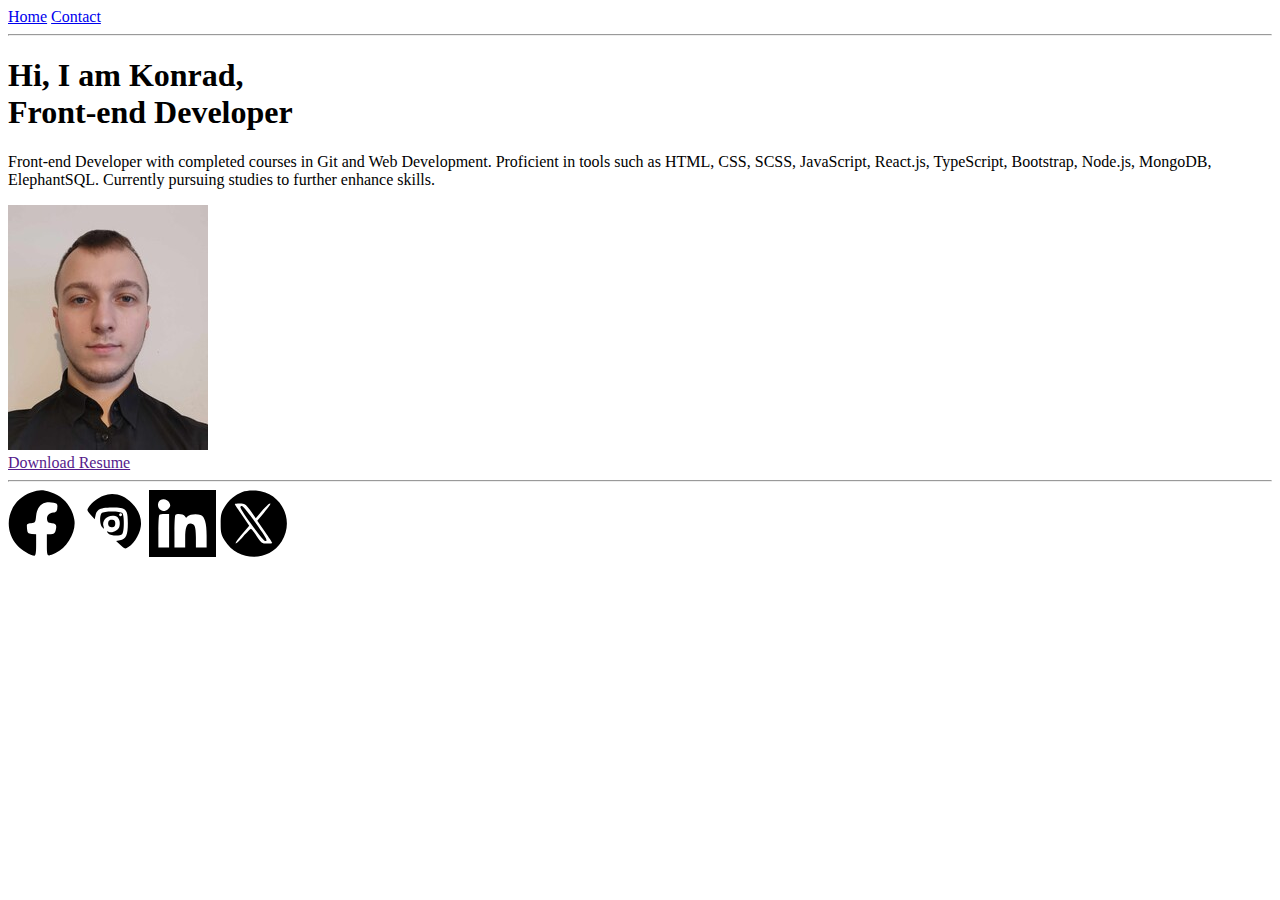
<file: homeworks/03-html-basics/index.html>
<!DOCTYPE html>
<html lang="en">
<head>
    <meta charset="UTF-8">
    <meta name="viewport" content="width=device-width, initial-scale=1.0">
    <title>Home</title>
</head>
<body>
        <nav>
            <a href="./index.html">Home</a>
            <a href="./contact.html">Contact</a>
            <hr>
        </nav>
        <main>
            <h1> Hi, I am Konrad,<br>
                Front-end Developer </h1>
            <p>
                Front-end Developer with completed
                courses in Git and Web Development.
                Proficient in tools such as HTML, CSS,
                SCSS, JavaScript, React.js, TypeScript,
                Bootstrap, Node.js, MongoDB,
                ElephantSQL. Currently pursuing
                studies to further enhance skills.
            </p>
            <img src="./img/portret.jpg" alt="Profile Picture"><br>
            <a href="">Download Resume</a>
        </main>
        <footer><hr>
            <a href="http://www.facebook.com"><img src="./img/fb.svg" alt="facebook icon"></a>
            <a href="http://www.instagram.com"><img src="./img/ig.svg" alt="instagram icon"></a>
            <a href="http://www.linkedin.com"><img src="./img/in.svg" alt="linkedin icon"></a>
            <a href="http://www.twitter.com"><img src="./img/x.svg" alt="twitter icon"></a>
        </footer>
</body>
</html>
</file>
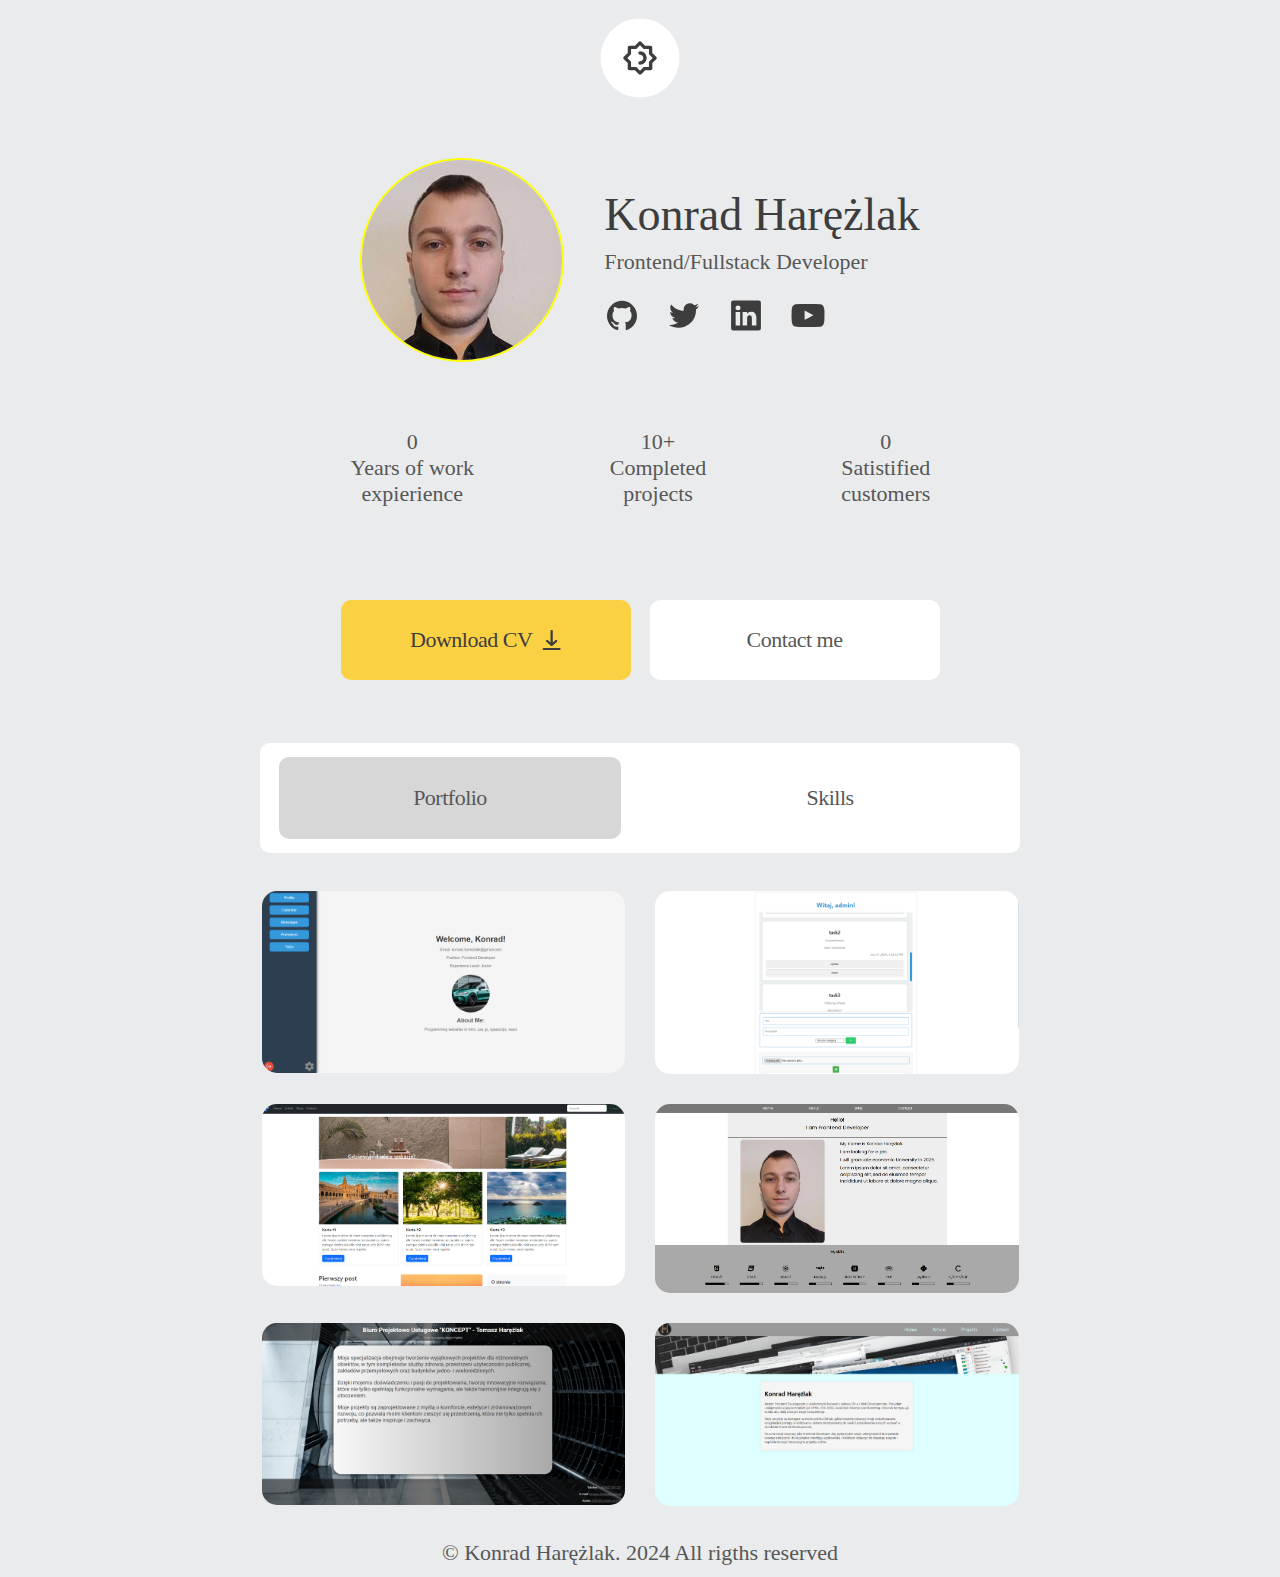
<file: homeworks/04-css/index.html>
<!DOCTYPE html>
<html lang="en">
  <head>
    <meta charset="UTF-8" />
    <meta name="viewport" content="width=device-width, initial-scale=1.0" />
    <title>Portfolio</title>
    <link rel="stylesheet" href="./styles.css" />
  </head>
  <body>
    <header>
      <button class="header__theme-button">
        <svg
          class="header__theme-button-svg"
          viewBox="0 0 80 80"
          fill="none"
          xmlns="http://www.w3.org/2000/svg"
        >
          <path
            d="M79.5 40C79.5 61.8153 61.8153 79.5 40 79.5C18.1848 79.5 0.5 61.8153 0.5 40C0.5 18.1848 18.1848 0.5 40 0.5C61.8153 0.5 79.5 18.1848 79.5 40Z"
          />
          <path
            d="M40 33.3333C39.558 33.3333 39.1341 33.5089 38.8215 33.8215C38.5089 34.134 38.3333 34.558 38.3333 35C38.3333 35.442 38.5089 35.8659 38.8215 36.1785C39.1341 36.4911 39.558 36.6667 40 36.6667C40.8841 36.6667 41.7319 37.0179 42.357 37.643C42.9821 38.2681 43.3333 39.1159 43.3333 40C43.3333 40.8841 42.9821 41.7319 42.357 42.357C41.7319 42.9821 40.8841 43.3333 40 43.3333C39.558 43.3333 39.1341 43.5089 38.8215 43.8215C38.5089 44.134 38.3333 44.558 38.3333 45C38.3333 45.442 38.5089 45.8659 38.8215 46.1785C39.1341 46.4911 39.558 46.6667 40 46.6667C41.7681 46.6667 43.4638 45.9643 44.714 44.714C45.9643 43.4638 46.6667 41.7681 46.6667 40C46.6667 38.2319 45.9643 36.5362 44.714 35.286C43.4638 34.0357 41.7681 33.3333 40 33.3333ZM56.1833 38.8167L52.2667 35V29.4C52.2667 28.958 52.0911 28.534 51.7785 28.2215C51.466 27.9089 51.042 27.7333 50.6 27.7333H45.0833L41.1833 23.8167C41.0284 23.6605 40.8441 23.5365 40.641 23.4518C40.4379 23.3672 40.22 23.3237 40 23.3237C39.78 23.3237 39.5621 23.3672 39.359 23.4518C39.1559 23.5365 38.9716 23.6605 38.8167 23.8167L35 27.7333H29.4C28.958 27.7333 28.534 27.9089 28.2215 28.2215C27.9089 28.534 27.7333 28.958 27.7333 29.4V35L23.8167 38.8167C23.6605 38.9716 23.5365 39.1559 23.4518 39.359C23.3672 39.5621 23.3237 39.78 23.3237 40C23.3237 40.22 23.3672 40.4379 23.4518 40.641C23.5365 40.8441 23.6605 41.0284 23.8167 41.1833L27.7333 45.0833V50.6C27.7333 51.042 27.9089 51.4659 28.2215 51.7785C28.534 52.0911 28.958 52.2667 29.4 52.2667H35L38.9 56.1833C39.0549 56.3395 39.2393 56.4635 39.4424 56.5481C39.6455 56.6328 39.8633 56.6763 40.0833 56.6763C40.3034 56.6763 40.5212 56.6328 40.7243 56.5481C40.9274 56.4635 41.1117 56.3395 41.2667 56.1833L45.1667 52.2667H50.6833C51.1254 52.2667 51.5493 52.0911 51.8618 51.7785C52.1744 51.4659 52.35 51.042 52.35 50.6V45.0833L56.2667 41.1833C56.4176 41.023 56.5352 40.8343 56.6127 40.6282C56.6902 40.4221 56.7262 40.2027 56.7184 39.9826C56.7107 39.7626 56.6594 39.5462 56.5676 39.3461C56.4757 39.146 56.3451 38.966 56.1833 38.8167ZM49.4333 43.2167C49.2759 43.371 49.1506 43.5551 49.0647 43.7582C48.9789 43.9613 48.9343 44.1795 48.9333 44.4V48.9333H44.4C44.1795 48.9342 43.9613 48.9789 43.7582 49.0647C43.5551 49.1506 43.371 49.2759 43.2167 49.4333L40 52.65L36.7833 49.4333C36.629 49.2759 36.4449 49.1506 36.2418 49.0647C36.0387 48.9789 35.8205 48.9342 35.6 48.9333H31.0667V44.4C31.0658 44.1795 31.0211 43.9613 30.9353 43.7582C30.8494 43.5551 30.7241 43.371 30.5667 43.2167L27.35 40L30.5667 36.7833C30.7241 36.629 30.8494 36.4449 30.9353 36.2418C31.0211 36.0386 31.0658 35.8205 31.0667 35.6V31.0667H35.6C35.8205 31.0658 36.0387 31.0211 36.2418 30.9353C36.4449 30.8494 36.629 30.7241 36.7833 30.5667L40 27.35L43.2167 30.5667C43.371 30.7241 43.5551 30.8494 43.7582 30.9353C43.9613 31.0211 44.1795 31.0658 44.4 31.0667H48.9333V35.6C48.9343 35.8205 48.9789 36.0386 49.0647 36.2418C49.1506 36.4449 49.2759 36.629 49.4333 36.7833L52.65 40L49.4333 43.2167Z"
            fill="red"
          />
        </svg>
      </button>
      <section class="profile-container">
        <div class="profile-container__img">
          <img src="./img/portret.jpg" alt="portret" />
        </div>

        <div class="profile-container__details">
          <p class="profile-container__details__name">Konrad Harężlak</p>
          <p class="profile-container__details__position">
            Frontend/Fullstack Developer
          </p>
          <div class="profile-container__details__icons">
            <a
              class="profile-container__details__icons-link"
              href="https://github.com/konrad-harezlak"
            >
              <svg
                class="profile-container__details__icons-svg"
                viewBox="0 0 36 37"
                fill="none"
                xmlns="http://www.w3.org/2000/svg"
              >
                <path
                  class="profile-container__details__icons-icon"
                  d="M18 3.87005C14.4383 3.8702 10.9927 5.13772 8.27999 7.44582C5.56724 9.75392 3.76429 12.952 3.19374 16.4678C2.62319 19.9836 3.32227 23.5877 5.16589 26.6352C7.00951 29.6827 9.87737 31.9748 13.2563 33.1013C14.0063 33.2326 14.2876 32.7826 14.2876 32.3888C14.2876 32.0325 14.2688 30.8513 14.2688 29.595C10.5 30.2888 9.52504 28.6763 9.22504 27.8326C8.89216 27.012 8.36445 26.2848 7.68754 25.7138C7.16254 25.4325 6.41254 24.7388 7.66878 24.7201C8.14846 24.7721 8.60852 24.939 9.00999 25.2067C9.41145 25.4743 9.74249 25.8348 9.97504 26.2575C10.1802 26.6261 10.4561 26.9505 10.7868 27.2123C11.1176 27.474 11.4968 27.6679 11.9026 27.7829C12.3084 27.8979 12.733 27.9316 13.1519 27.8822C13.5708 27.8328 13.9758 27.7012 14.3438 27.495C14.4087 26.7325 14.7486 26.0195 15.3 25.4888C11.9625 25.1138 8.47504 23.82 8.47504 18.0826C8.45396 16.5918 9.00407 15.1495 10.0125 14.0513C9.55396 12.7557 9.60762 11.3338 10.1625 10.0763C10.1625 10.0763 11.4187 9.68258 14.2875 11.6138C16.742 10.9388 19.3331 10.9388 21.7875 11.6138C24.6563 9.66384 25.9125 10.0763 25.9125 10.0763C26.4675 11.3338 26.5212 12.7557 26.0625 14.0513C27.0741 15.1476 27.6246 16.5912 27.6 18.0826C27.6 23.8388 24.0938 25.1138 20.7563 25.4888C21.1143 25.8517 21.39 26.2873 21.5647 26.7661C21.7394 27.2449 21.809 27.7557 21.7688 28.2638C21.7688 30.2701 21.75 31.8826 21.75 32.3888C21.75 32.7826 22.0313 33.2513 22.7813 33.1013C26.1543 31.9656 29.0139 29.6682 30.8497 26.6191C32.6854 23.57 33.3779 19.9678 32.8034 16.4554C32.2289 12.943 30.4248 9.74911 27.7132 7.44381C25.0017 5.13852 21.5591 3.8719 18 3.87005Z"
                  fill="#A3ABB2"
                />
              </svg>
            </a>

            <a
              class="profile-container__details__icons-link"
              href="https://twitter.com"
              ><svg
                class="profile-container__details__icons-svg"
                viewBox="0 0 36 37"
                fill="none"
                xmlns="http://www.w3.org/2000/svg"
              >
                <path
                  class="profile-container__details__icons-icon"
                  d="M33 9.2C31.8725 9.68914 30.6801 10.0125 29.46 10.16C30.7473 9.39098 31.7119 8.18118 32.175 6.755C30.9653 7.4751 29.6411 7.98245 28.26 8.255C27.3368 7.25386 26.1075 6.58745 24.7647 6.36028C23.422 6.13311 22.0418 6.35804 20.8407 6.99979C19.6396 7.64153 18.6854 8.6638 18.1279 9.90626C17.5703 11.1487 17.4409 12.5411 17.76 13.865C15.3141 13.7413 12.9217 13.1044 10.738 11.9958C8.5543 10.8872 6.62827 9.33154 5.085 7.43C4.54371 8.37525 4.25928 9.44574 4.26 10.535C4.25808 11.5466 4.50633 12.5429 4.98263 13.4353C5.45894 14.3278 6.14853 15.0886 6.99 15.65C6.01197 15.6234 5.05483 15.3609 4.2 14.885V14.96C4.20733 16.3773 4.70399 17.7486 5.60597 18.8419C6.50795 19.9353 7.75988 20.6835 9.15 20.96C8.61488 21.1229 8.05931 21.2087 7.5 21.215C7.11284 21.2105 6.72663 21.1754 6.345 21.11C6.74086 22.3292 7.50693 23.3947 8.53661 24.1582C9.56629 24.9218 10.8084 25.3453 12.09 25.37C9.9258 27.0729 7.25383 28.0023 4.5 28.01C3.9986 28.0116 3.4976 27.9816 3 27.92C5.81164 29.7354 9.08822 30.6991 12.435 30.695C14.7445 30.719 17.0357 30.2825 19.1747 29.4111C21.3136 28.5397 23.2575 27.2508 24.8928 25.6197C26.5281 23.9887 27.8219 22.0481 28.6988 19.9114C29.5757 17.7746 30.0181 15.4846 30 13.175C30 12.92 30 12.65 30 12.38C31.177 11.5022 32.1922 10.4261 33 9.2Z"
                  fill="#A3ABB2"
                />
              </svg>
            </a>

            <a
              class="profile-container__details__icons-link"
              href="https://www.linkedin.com/in/konradharezlak/"
            >
              <svg
                class="profile-container__details__icons-svg"
                viewBox="0 0 36 37"
                fill="none"
                xmlns="http://www.w3.org/2000/svg"
              >
                <path
                  class="profile-container__details__icons-icon"
                  d="M30.705 3.5H5.29497C5.00933 3.49603 4.72572 3.54837 4.46031 3.65402C4.19491 3.75968 3.95292 3.91658 3.74816 4.11576C3.5434 4.31495 3.37989 4.55252 3.26695 4.81491C3.15402 5.0773 3.09388 5.35936 3.08997 5.645V31.355C3.09388 31.6406 3.15402 31.9227 3.26695 32.1851C3.37989 32.4475 3.5434 32.685 3.74816 32.8842C3.95292 33.0834 4.19491 33.2403 4.46031 33.346C4.72572 33.4516 5.00933 33.504 5.29497 33.5H30.705C30.9906 33.504 31.2742 33.4516 31.5396 33.346C31.805 33.2403 32.047 33.0834 32.2518 32.8842C32.4565 32.685 32.62 32.4475 32.733 32.1851C32.8459 31.9227 32.9061 31.6406 32.91 31.355V5.645C32.9061 5.35936 32.8459 5.0773 32.733 4.81491C32.62 4.55252 32.4565 4.31495 32.2518 4.11576C32.047 3.91658 31.805 3.75968 31.5396 3.65402C31.2742 3.54837 30.9906 3.49603 30.705 3.5ZM12.135 28.61H7.63497V15.11H12.135V28.61ZM9.88497 13.22C9.26436 13.22 8.66917 12.9735 8.23034 12.5346C7.7915 12.0958 7.54497 11.5006 7.54497 10.88C7.54497 10.2594 7.7915 9.6642 8.23034 9.22537C8.66917 8.78653 9.26436 8.54 9.88497 8.54C10.2145 8.50262 10.5482 8.53528 10.8643 8.63582C11.1803 8.73636 11.4716 8.90253 11.719 9.12344C11.9663 9.34435 12.1643 9.61501 12.2998 9.91772C12.4353 10.2204 12.5053 10.5483 12.5053 10.88C12.5053 11.2117 12.4353 11.5396 12.2998 11.8423C12.1643 12.145 11.9663 12.4156 11.719 12.6366C11.4716 12.8575 11.1803 13.0236 10.8643 13.1242C10.5482 13.2247 10.2145 13.2574 9.88497 13.22ZM28.365 28.61H23.865V21.365C23.865 19.55 23.22 18.365 21.585 18.365C21.079 18.3687 20.5862 18.5274 20.1732 18.8198C19.7602 19.1121 19.4467 19.524 19.275 20C19.1576 20.3526 19.1067 20.7239 19.125 21.095V28.595H14.625C14.625 28.595 14.625 16.325 14.625 15.095H19.125V17C19.5338 16.2907 20.1283 15.7063 20.8446 15.3098C21.5609 14.9133 22.3718 14.7198 23.19 14.75C26.19 14.75 28.365 16.685 28.365 20.84V28.61Z"
                  fill="#A3ABB2"
                />
              </svg>
            </a>

            <a
              class="profile-container__details__icons-link"
              href="https://youtube.com"
              ><svg
                class="profile-container__details__icons-svg"
                viewBox="0 0 36 37"
                fill="none"
                xmlns="http://www.w3.org/2000/svg"
              >
                <path
                  class="profile-container__details__icons-icon"
                  d="M34.5 15.065C34.5742 12.918 34.1046 10.787 33.135 8.87C32.4771 8.0834 31.5641 7.55256 30.555 7.37C26.3813 6.99129 22.1903 6.83607 18 6.905C13.825 6.83294 9.64907 6.98315 5.49 7.355C4.66773 7.50457 3.90678 7.89026 3.3 8.465C1.95 9.71 1.8 11.84 1.65 13.64C1.43237 16.8763 1.43237 20.1237 1.65 23.36C1.6934 24.3731 1.84424 25.3787 2.1 26.36C2.28086 27.1176 2.64679 27.8185 3.165 28.4C3.7759 29.0052 4.55458 29.4128 5.4 29.57C8.63388 29.9692 11.8923 30.1346 15.15 30.065C20.4 30.14 25.005 30.065 30.45 29.645C31.3162 29.4975 32.1168 29.0893 32.745 28.475C33.1649 28.0549 33.4786 27.5406 33.66 26.975C34.1964 25.3289 34.4599 23.6062 34.44 21.875C34.5 21.035 34.5 15.965 34.5 15.065ZM14.61 22.775V13.49L23.49 18.155C21 19.535 17.715 21.095 14.61 22.775Z"
                  fill="#A3ABB2"
                />
              </svg>
            </a>
          </div>
        </div>
      </section>
      <section class="profile-experience">
        <div>
          <p>
            0 <br />
            Years of work expierience
          </p>
        </div>
        <div>
          <p>
            10+ <br />
            Completed projects
          </p>
        </div>
        <div>
          <p>
            0 <br />
            Satistified customers
          </p>
        </div>
      </section>
      <section class="profile-buttons">
        <button class="profile-buttons__button-cv">
          Download CV &nbsp;
          <svg
            width="19"
            height="20"
            viewBox="0 0 19 20"
            fill="none"
            xmlns="http://www.w3.org/2000/svg"
          >
            <path
              d="M17.5189 18H1.781C1.48286 18 1.19693 18.1054 0.986113 18.2929C0.775296 18.4804 0.65686 18.7348 0.65686 19C0.65686 19.2652 0.775296 19.5196 0.986113 19.7071C1.19693 19.8946 1.48286 20 1.781 20H17.5189C17.8171 20 18.103 19.8946 18.3138 19.7071C18.5246 19.5196 18.6431 19.2652 18.6431 19C18.6431 18.7348 18.5246 18.4804 18.3138 18.2929C18.103 18.1054 17.8171 18 17.5189 18ZM8.85183 15.71C8.95874 15.801 9.0848 15.8724 9.22279 15.92C9.35735 15.9729 9.50285 16.0002 9.64996 16.0002C9.79708 16.0002 9.94258 15.9729 10.0771 15.92C10.2151 15.8724 10.3412 15.801 10.4481 15.71L14.9447 11.71C15.1563 11.5217 15.2753 11.2663 15.2753 11C15.2753 10.7337 15.1563 10.4783 14.9447 10.29C14.733 10.1017 14.4459 9.99591 14.1465 9.99591C13.8472 9.99591 13.5601 10.1017 13.3484 10.29L10.7741 12.59V1C10.7741 0.734784 10.6557 0.48043 10.4448 0.292893C10.234 0.105357 9.9481 0 9.64996 0C9.35182 0 9.0659 0.105357 8.85508 0.292893C8.64426 0.48043 8.52583 0.734784 8.52583 1V12.59L5.95155 10.29C5.84674 10.1968 5.72231 10.1228 5.58536 10.0723C5.44842 10.0219 5.30164 9.99591 5.15341 9.99591C5.00518 9.99591 4.85841 10.0219 4.72146 10.0723C4.58452 10.1228 4.46009 10.1968 4.35527 10.29C4.25046 10.3832 4.16732 10.4939 4.11059 10.6158C4.05387 10.7376 4.02467 10.8681 4.02467 11C4.02467 11.1319 4.05387 11.2624 4.11059 11.3842C4.16732 11.5061 4.25046 11.6168 4.35527 11.71L8.85183 15.71Z"
              fill="#3D3D3D"
            />
          </svg>
        </button>
        <button class="profile-buttons__button-contact">Contact me</button>
      </section>
    </header>
    <main>
      <nav class="navigate-container">
        <button class="navigate-container__button_enabled">Portfolio</button>
        <button class="navigate-container__button">Skills</button>
      </nav>
      <section class="portfolio-container">
        <a
          class="portfolio-container__link"
          href="https://calendar-frontend-brl8.onrender.com"
        >
          <img
            class="portfolio-container__image"
            src="./img/calendar.png"
            alt="calendar"
          />
          <div class="portfolio-container__overlay">
            <h3>Calendar</h3>
          </div>
        </a>
        <a
          class="portfolio-container__link"
          href="https://task-manager-frontend-2l7a.onrender.com"
        >
          <img
            class="portfolio-container__image"
            src="./img/task-list.png"
            alt="Task manager"
          />
          <div class="portfolio-container__overlay">
            <h3>Task Manager</h3>
          </div>
        </a>
        <a
          class="portfolio-container__link"
          href="https://blog-bootstrap.netlify.app"
        >
          <img
            class="portfolio-container__image"
            src="./img/bootstrap.png"
            alt="blog"
          />
          <div class="portfolio-container__overlay">
            <h3>Blog</h3>
          </div>
        </a>
        <a
          class="portfolio-container__link"
          href="https://simple-portfolio-hary.netlify.app"
        >
          <img
            class="portfolio-container__image"
            src="./img/portfolio.png"
            alt="portfolio"
          />
          <div class="portfolio-container__overlay">
            <h3>Portfolio</h3>
          </div>
        </a>
        <a
          class="portfolio-container__link"
          href="https://bpu-koncept.netlify.app"
        >
          <img
            class="portfolio-container__image"
            src="./img/architecture.png"
            alt="architecture"
          />
          <div class="portfolio-container__overlay">
            <h3>Architecture bussines card</h3>
          </div>
        </a>
        <a
          class="portfolio-container__link"
          href="https://bussines-card-z31y.onrender.com"
        >
          <img
            class="portfolio-container__image"
            src="./img/bussines-card.png"
            alt="portfolio"
          />
          <div class="portfolio-container__overlay">
            <h3>Portfolio</h3>
          </div>
        </a>
      </section>
    </main>
    <footer>© Konrad Harężlak. 2024 All rigths reserved</footer>
    <script src="./script.js"></script>
  </body>
</html>
</file>
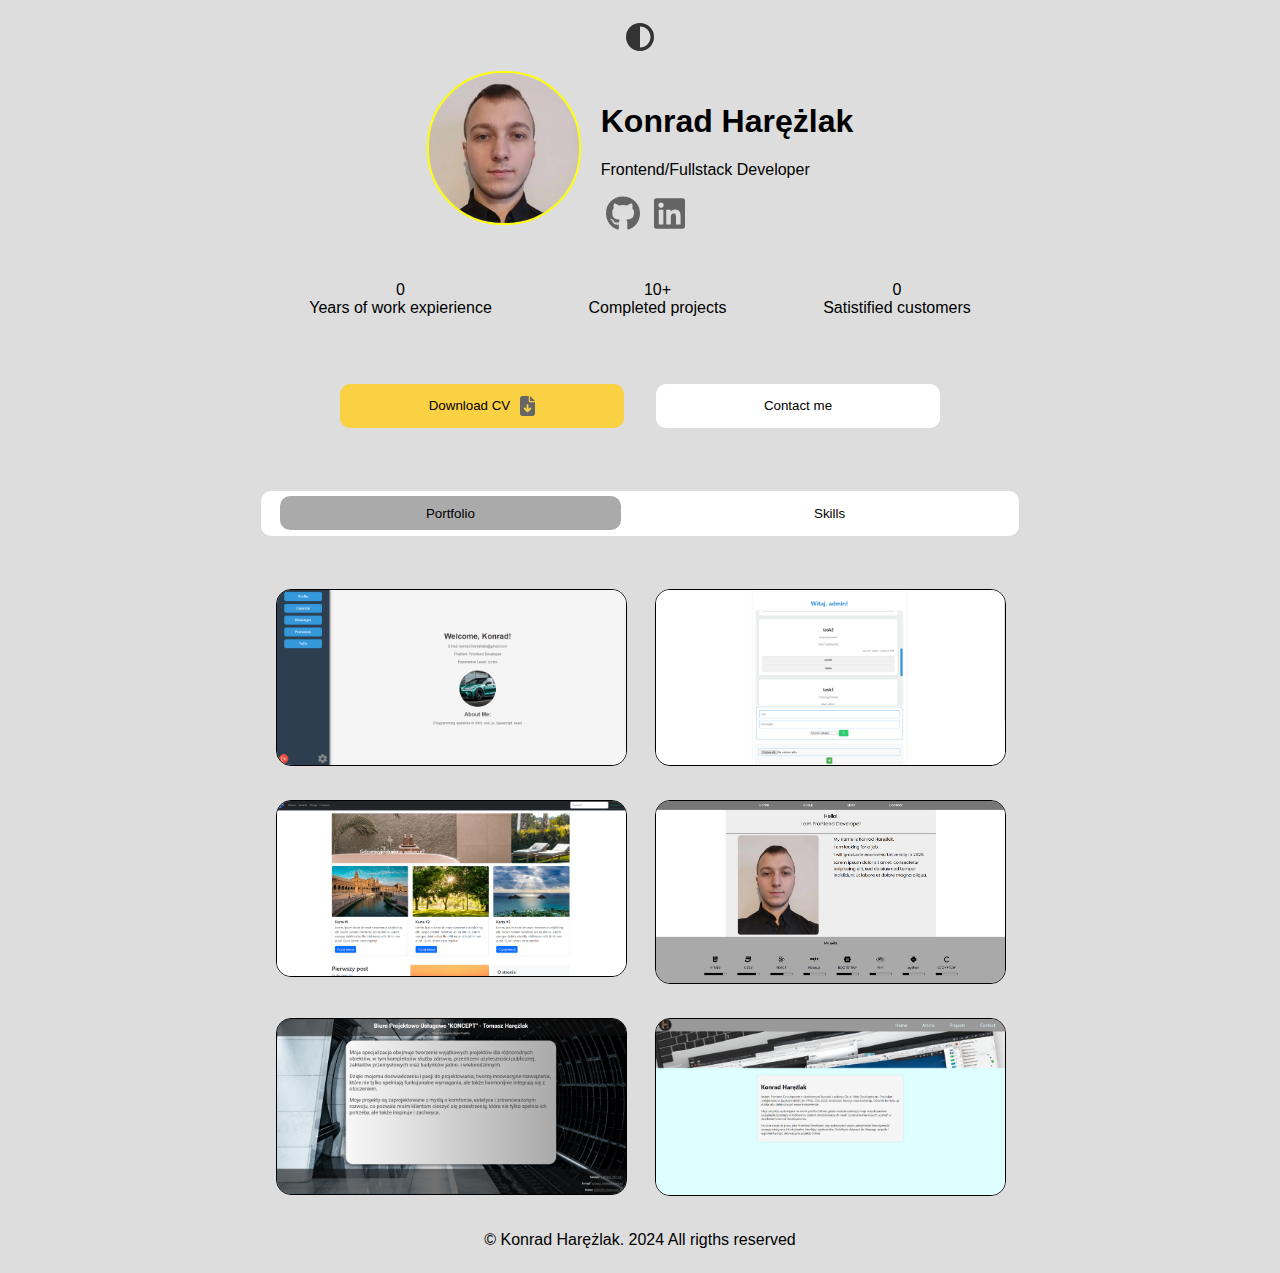
<file: homeworks/05-css-advanced/index.html>
<!DOCTYPE html>
<html lang="en">
  <head>
    <meta charset="UTF-8" />
    <meta name="viewport" content="width=device-width, initial-scale=1.0" />
    <title>Portfolio</title>
    <link rel="stylesheet" href="./styles.css" />
  </head>
  <body>
    <header>
      <button class="header__theme-button">
        <svg xmlns="http://www.w3.org/2000/svg" viewBox="0 0 512 512">
          <path
            d="M448 256c0-106-86-192-192-192V448c106 0 192-86 192-192zM0 256a256 256 0 1 1 512 0A256 256 0 1 1 0 256z"
          />
        </svg>
      </button>
      <section class="profile-container">
        <img src="./img/portret.jpg" class="profile-container__img" />
        <div class="profile-container__details">
          <h1>Konrad Harężlak</h1>
          <p>Frontend/Fullstack Developer</p>
          <a
            class="profile-container__details__link"
            href="https://github.com/konrad-harezlak"
            ><img src="./img/github.svg" class="profile-container__icons"
          /></a>
          <a
            class="profile-container__details__link"
            href="https://www.linkedin.com/in/konradharezlak/"
            ><img src="./img/linkedin.svg" class="profile-container__icons"
          /></a>
        </div>
      </section>
      <section class="profile-experience">
        <div>
          <p>
            0 <br />
            Years of work expierience
          </p>
        </div>
        <div>
          <p>
            10+ <br />
            Completed projects
          </p>
        </div>
        <div>
          <p>
            0 <br />
            Satistified customers
          </p>
        </div>
      </section>
      <section class="profile-buttons">
        <button class="profile-buttons__button-cv">
          <p>Download CV</p>
          <img
            src="./img/file-arrow-down-solid.svg"
            class="profile-buttons__icons"
          />
        </button>
        <button class="profile-buttons__button-contact">Contact me</button>
      </section>
    </header>
    <main>
      <nav class="navigate-container">
        <button class="navigate-container__button_enabled">Portfolio</button>
        <button class="navigate-container__button">Skills</button>
      </nav>
      <section class="portfolio-container">
        <a
          class="portfolio-container__link"
          href="https://calendar-frontend-brl8.onrender.com"
        >
          <img class="portfolio-container__image" src="./img/calendar.png" />
        </a>
        <a
          class="portfolio-container__link"
          href="https://task-manager-frontend-2l7a.onrender.com"
        >
          <img class="portfolio-container__image" src="./img/task-list.png" />
        </a>
        <a
          class="portfolio-container__link"
          href="https://blog-bootstrap.netlify.app"
        >
          <img class="portfolio-container__image" src="./img/bootstrap.png" />
        </a>
        <a
          class="portfolio-container__link"
          href="https://simple-portfolio-hary.netlify.app"
        >
          <img class="portfolio-container__image" src="./img/portfolio.png" />
        </a>
        <a
          class="portfolio-container__link"
          href="https://bpu-koncept.netlify.app"
        >
          <img
            class="portfolio-container__image"
            src="./img/architecture.png"
          />
        </a>
        <a
          class="portfolio-container__link"
          href="https://bussines-card-z31y.onrender.com"
        >
          <img
            class="portfolio-container__image"
            src="./img/bussines-card.png"
          />
        </a>
      </section>
    </main>
    <footer>
      © Konrad Harężlak. 2024 All rigths reserved
      <button class="footer__scroll-button">
        <svg xmlns="http://www.w3.org/2000/svg" viewBox="0 0 384 512">
          <path
            d="M214.6 41.4c-12.5-12.5-32.8-12.5-45.3 0l-160 160c-12.5 12.5-12.5 32.8 0 45.3s32.8 12.5 45.3 0L160 141.2V448c0 17.7 14.3 32 32 32s32-14.3 32-32V141.2L329.4 246.6c12.5 12.5 32.8 12.5 45.3 0s12.5-32.8 0-45.3l-160-160z"
          />
        </svg>
      </button>
    </footer>

    <script>
      function calculateSettingAsThemeString({
        localStorageTheme,
        systemSettingDark,
      }) {
        if (localStorageTheme !== null) {
          return localStorageTheme;
        }

        if (systemSettingDark.matches) {
          return "dark";
        }

        return "light";
      }

      function updateThemeOnHtmlEl({ theme }) {
        document.querySelector("html").setAttribute("data-theme", theme);
      }

      function setPathColor(theme) {
        const pathTheme = document.querySelector("path");
        const pathScroll = document.querySelectorAll("path")[1];
        if (theme === "dark") {
          pathTheme.setAttribute("fill", "#ddd");
          pathScroll.setAttribute("fill", "#ddd");
        } else {
          pathTheme.setAttribute("fill", "#333");
          pathScroll.setAttribute("fill", "#333");
        }
      }

      const btnTheme = document.getElementsByClassName(
        "header__theme-button"
      )[0];
      const localStorageTheme = localStorage.getItem("theme");
      const systemSettingDark = window.matchMedia(
        "(prefers-color-scheme: dark)"
      );
      const btnScroll = document.getElementsByClassName(
        "footer__scroll-button"
      )[0];

      let currentThemeSetting = calculateSettingAsThemeString({
        localStorageTheme,
        systemSettingDark,
      });
      updateThemeOnHtmlEl({ theme: currentThemeSetting });
      setPathColor(currentThemeSetting);
      btnTheme.addEventListener("click", (event) => {
        const newTheme = currentThemeSetting === "dark" ? "light" : "dark";

        localStorage.setItem("theme", newTheme);
        updateThemeOnHtmlEl({ theme: newTheme });

        currentThemeSetting = newTheme;
        setPathColor(currentThemeSetting);
      });

      btnScroll.addEventListener("click", (event) => {
        window.scrollTo(0, 0);
      });
      const btnContacts = document.querySelectorAll(
        ".profile-container__icons"
      );

      function animateButton(event) {
        event.target.style.transform = "scale(1.1)";
      }

      function resetButton(event) {
        event.target.style.transform = "scale(1)";
      }

      btnContacts.forEach((btnContact) => {
        btnContact.addEventListener("mouseenter", animateButton);
        btnContact.addEventListener("mouseleave", resetButton);
      });
    </script>
  </body>
</html>
</file>
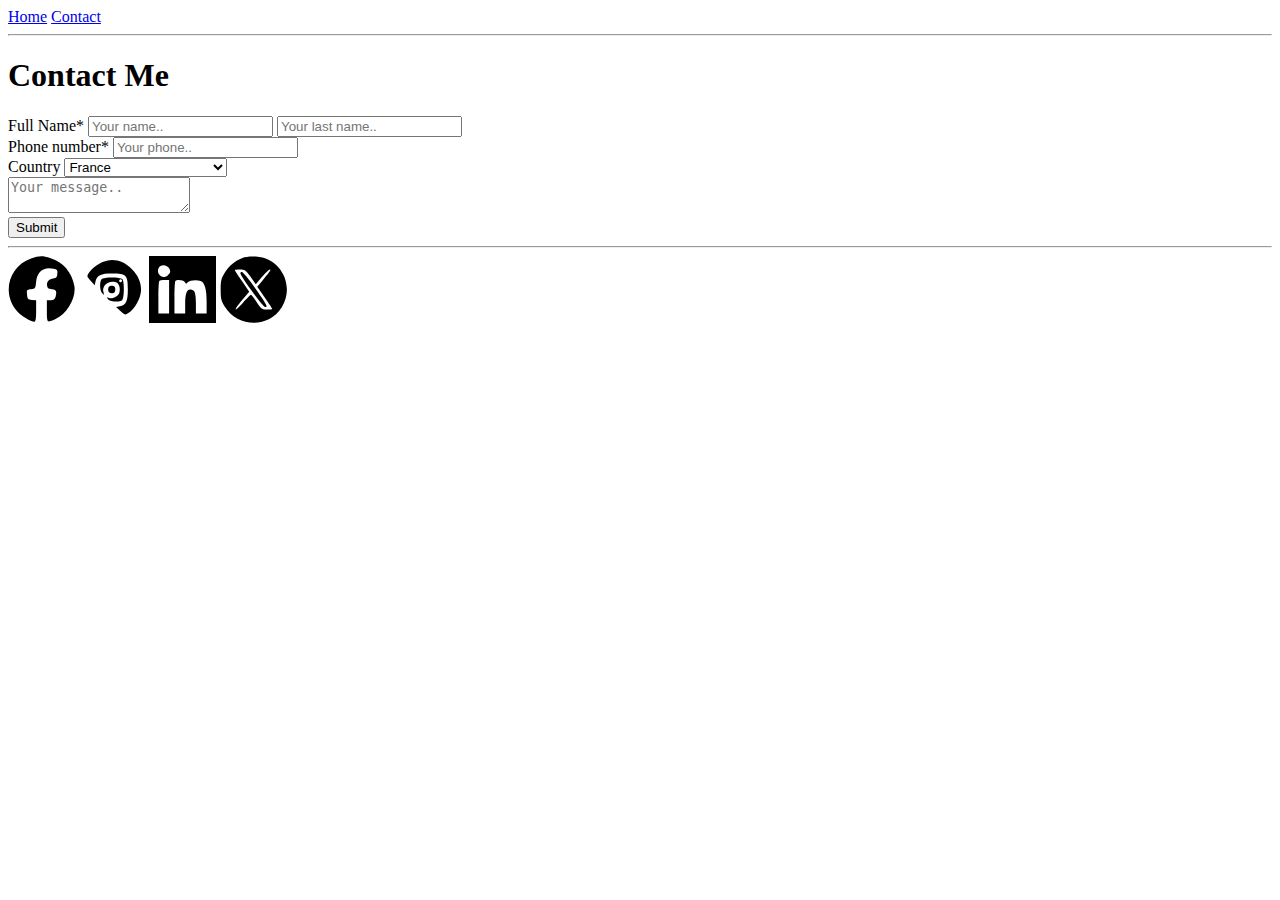
<file: homeworks/03-html-basics/contact.html>
<!DOCTYPE html>
<html lang="en">
  <head>
    <meta charset="UTF-8" />
    <meta name="viewport" content="width=device-width, initial-scale=1.0" />
    <title>Home</title>
  </head>
  <body>
    <nav>
      <a href="./index.html">Home</a>
      <a href="./contact.html">Contact</a>
      <hr />
    </nav>
    <main>
      <h1>Contact Me</h1>
      <form>
        <label for="name">Full Name* </label>
        <input id="name" required="required" placeholder="Your name.." />
        <input
          id="lastName"
          required="required"
          placeholder="Your last name.."
        />
        <br />
        <label for="phoneNumber">Phone number* </label>
        <input
          id="phoneNumber"
          required="required"
          placeholder="Your phone.."
        />
        <br />
        <label for="country">Country </label>
        <select id="country">
          <option value="France">France</option>
          <option value="United States">United States</option>
          <option value="China">China</option>
          <option value="Spain">Spain</option>
          <option value="Italy">Italy</option>
          <option value="Turkey">Turkey</option>
          <option value="United Kingdom">United Kingdom</option>
          <option value="Germany">Germany</option>
          <option value="Russian Federation">Russian Federation</option>
          <option value="Malaysia">Malaysia</option>
          <option value="Mexico">Mexico</option>
          <option value="Austria">Austria</option>
          <option value="Hong Kong SAR, China">Hong Kong SAR, China</option>
          <option value="Ukraine">Ukraine</option>
          <option value="Thailand">Thailand</option>
          <option value="Saudi Arabia">Saudi Arabia</option>
          <option value="Greece">Greece</option>
          <option value="Canada">Canada</option>
          <option value="Poland">Poland</option>
          <option value="Macao SAR, China">Macao SAR, China</option>
          <option value="Netherlands">Netherlands</option>
          <option value="Singapore">Singapore</option>
          <option value="Hungary">Hungary</option>
          <option value="Croatia">Croatia</option>
          <option value="Korea, Rep.">Korea, Rep.</option>
          <option value="Egypt, Arab Rep.">Egypt, Arab Rep.</option>
          <option value="Morocco">Morocco</option>
          <option value="Czech Republic">Czech Republic</option>
          <option value="Switzerland">Switzerland</option>
          <option value="South Africa">South Africa</option>
          <option value="Indonesia">Indonesia</option>
          <option value="Ireland">Ireland</option>
          <option value="Romania">Romania</option>
          <option value="Belgium">Belgium</option>
          <option value="Denmark">Denmark</option>
          <option value="Portugal">Portugal</option>
          <option value="Bahrain">Bahrain</option>
          <option value="Bulgaria">Bulgaria</option>
          <option value="India">India</option>
          <option value="Japan">Japan</option>
          <option value="Other">Other</option>
        </select>
        <br />
        <textarea placeholder="Your message.." ></textarea>
        <br />
        <button type="submit">Submit</button>
      </form>
    </main>
    <footer>
      <hr />
      <a href="http://www.facebook.com"><img src="./img/fb.svg" alt="facebook icon"></a>
      <a href="http://www.instagram.com"><img src="./img/ig.svg" alt="instagram icon"></a>
      <a href="http://www.linkedin.com"><img src="./img/in.svg" alt="linkedin icon"></a>
      <a href="http://www.twitter.com"><img src="./img/x.svg" alt="twitter icon"></a>
    </footer>
  </body>
</html>
</file>
<file: homeworks/04-css/styles.css>
[data-theme="light"] {
  --color-bg: #e9ebec;
  --color-fg: #3d3d3d;
  --color-text: #575757;
  --color-btn-bg: #ffffff;
  --color-nav-bg: #d7d7d7;
}

[data-theme="dark"] {
  --color-bg: #0c151d;
  --color-fg: #f1f2f4;
  --color-text: #a3abb2;
  --color-btn-bg: #171f26;
  --color-nav-bg: #0c151d;
}
* {
  font-family: "Poppins";
  font-size: 22px;
  color: var(--color-text);
}
body {
  background-color: var(--color-bg);
  color: var(--color-fg);
  min-height: 100vh;
}
header {
  display: flex;
  flex-direction: column;
  justify-content: center;
}
.header__theme-button {
  position: absolute;
  padding: 0;
  left: 50%;
  transform: translate(-50%);
  top: 2%;
  border-radius: 25px;
  background-color: transparent;
  border: none;
}
.header__theme-button-svg {
  width: 80px;
  height: 80px;
}
.profile-container {
  display: flex;
  flex-direction: row;
  max-width: 631px;
  margin: 0 auto;
  margin-top: 150px;
  justify-content: center;
  gap: 40px;
}
.profile-container__img {
  max-width: 215px;
  max-height: 215px;
  border-radius: 108px;
  border: 2px solid #ff0;
  overflow: hidden;
  display: flex;
}
.profile-container__details {
  margin: auto;
}
.profile-container__details__name {
  font-size: 46px;
  line-height: 69px;
  font-weight: 500;
  margin: 0;
  color: var(--color-fg);
}
.profile-container__details__position {
  margin-top: 0;
}
.profile-container__details__icons-link {
  color: transparent;
}
.profile-container__details__icons-svg {
  width: 36px;
  height: 37px;
}
.profile-container__details__icons {
  max-width: 222px;
  display: flex;
  gap: 26px;
}
.profile-experience {
  display: flex;
  max-width: 634px;
  margin: 2% auto;
  text-align: center;
  justify-content: space-around;
  gap: 90px;
  padding: 20px 2px;
}
.profile-buttons {
  display: flex;
  width: 618px;
  height: 80px;
  margin: 2% auto;
  justify-content: space-between;
}
.profile-buttons__button-contact,
.profile-buttons__button-cv {
  width: 290px;
  height: 80px;
  border-radius: 10px;
  margin: 0 auto;
  border: none;
}
.profile-buttons__button-contact {
  background-color: var(--color-btn-bg);
  color: var(--color-text);
}
.profile-buttons__button-cv {
  background: #fbd144;
  display: flex;
  flex-direction: row;
  justify-content: center;
  align-items: center;
}
.profile-buttons__icons {
  height: 20px;
  margin-left: 10px;
}
.navigate-container {
  max-width: 760px;
  height: 110px;
  margin: 3% auto;
  display: flex;
  justify-content: space-around;
  align-items: center;
  background-color: var(--color-btn-bg);
  border-radius: 10px;
}
[class*="navigate-container__button"] {
  width: 45%;
  height: 75%;
  border: none;
  border-radius: 10px;
  background-color: var(--color-btn-bg);
  color: var(--color-text);
}
.navigate-container__button_enabled {
  background-color: var(--color-nav-bg);
}

.portfolio-container {
  max-width: 757px;
  display: flex;
  flex-wrap: wrap;
  margin: 0 auto;
  justify-content: space-between;
}
.portfolio-container__link {
  width: 48%;
  position: relative;
  display: inline-block;
  margin-bottom: 4%;
}
.portfolio-container__image {
  display: block;
  width: 100%;
  border-radius: 15px;
  height: auto;
}
.portfolio-container__overlay {
  position: absolute;
  top: 0;
  left: 0;
  width: 100%;
  height: 100%;
  background-color: rgba(255, 224, 113, 0.88);
  opacity: 0;
  transition: opacity 0.3s ease;
  border-radius: 15px;
  display: flex;
  justify-content: center;
  align-items: center;
}
.portfolio-container__link:hover .portfolio-container__overlay {
  opacity: 1;
}
footer {
  display: flex;
  justify-content: center;
  align-items: center;
  line-height: 33px;
}
button,
button p {
  color: #3d3d3d;
  letter-spacing: -0.5px;
}
button, a{
  transition: scale 0.4s;
  cursor: pointer;
}
button:hover {
  scale:1.05;
}
a:hover{
  scale:1.05;
}
@media only screen and (max-width: 600px) {
  * {
    font-size: 14px;
    box-sizing: border-box;
  }
  .theme-button {
    top: 1%;
  }
  .header__theme-button-svg {
    width: 40px;
    height: 40px;
  }
  .profile-container {
    margin-top: 20%;
    width: 80%;
    flex-direction: column;
    justify-content: center;
    align-items: center;
  }
  .profile-container__img {
    margin: 0;
    width: 124px;
    height: 124px;
  }

  .profile-container__details {
    text-align: center;
  }
  .profile-container__details__name {
    font-size: 32px;
  }
  .profile-container__details__link {
    font-size: 40px;
  }
  .profile-container__details__icons-svg {
    height: 24px;
    width: 24px;
  }
  .profile-container__details__icons {
    display: flex;
    justify-content: center;
  }
  .profile-experience {
    display: flex;
    padding: 20px;
    max-width: 100%;
    gap: 0;
    justify-content: space-between;
  }
  .profile-buttons {
    display: flex;
    width: 100%;
    height: auto;
    padding: 18px 20px;
    gap: 14px;
    justify-content: center;
  }
  .profile-buttons__button-cv,
  .profile-buttons__button-contact {
    width: 158px;
    height: 44px;
    margin: 0;
  }
  .navigate-container {
    max-width: 330px;
    height: 64px;
  }
  .navigate-container__button_enabled,
  .navigate-container__button {
    width: 154px;
    height: 50px;
  }
  .portfolio-container {
    width: auto;
    display: flex;
    justify-content: center;
  }
  .portfolio-container__link {
    width: 340px;
  }
  footer {
    line-height: 21px;
  }
}
</file>
<file: homeworks/05-css-advanced/styles.css>
[data-theme="light"] {
  --color-bg: #ddd;
  --color-fg: #000000;
}

[data-theme="dark"] {
  --color-bg: #333;
  --color-fg: #ffffff;
}
@keyframes rainbow {
  0% {
    border-color: red;
  }
  14.28% {
    border-color: orange;
  }
  28.56% {
    border-color: yellow;
  }
  42.84% {
    border-color: green;
  }
  57.12% {
    border-color: blue;
  }
  71.4% {
    border-color: indigo;
  }
  85.68% {
    border-color: violet;
  }
  100% {
    border-color: red;
  }
}

body {
  font-family: "Trebuchet MS", "Lucida Sans Unicode", "Lucida Grande",
    "Lucida Sans", Arial, sans-serif;
  background-color: var(--color-bg);
  color: var(--color-fg);
  min-height: 100vh;
}
header {
  display: flex;
  flex-direction: column;
  justify-content: center;
}
.header__theme-button {
  position: absolute;
  left: 50%;
  transform: translate(-50%);
  top: 2%;
  width: 40px;
  height: 40px;
  border-radius: 25px;
  border: none;
  transition: 0.8s;
  cursor: pointer;
  background-color: var(--color-bg);
}

.header__theme-button:hover {
  width: 50px;
  height: 50px;
}
.profile-container {
  display: flex;
  flex-direction: row;
  width: 60%;
  margin: 0 auto;
  margin-top: 5%;
  justify-content: center;
}
.profile-container__img {
  height: 150px;
  border-radius: 75px;
  border: 2px solid #ff0;
  margin-right: 20px;
}
.profile-container__details {
  margin-top: 10px;
}
.profile-container__details__link {
  font-size: 40px;
}
.profile-container__icons {
  height: 35px;
  margin: 0 5px;
  cursor: pointer;
  transition: transform 0.3s ease-in-out;
}

.profile-experience {
  display: flex;
  width: 60%;
  margin: 2% auto;
  text-align: center;
  justify-content: space-around;
}
.profile-buttons {
  display: flex;
  width: 50%;
  margin: 2% auto;
  justify-content: space-around;
  height: 200%;
}
.profile-buttons__button-contact,
.profile-buttons__button-cv {
  width: 45%;
  border-radius: 10px;
  margin: 0 auto;
  border: none;
}
.profile-buttons__button-contact {
  background-color: white;
}
.profile-buttons__button-cv {
  background: #fbd144;
  display: flex;
  flex-direction: row;
  justify-content: center;
  align-items: center;
}
.profile-buttons__icons {
  height: 20px;
  margin-left: 10px;
}
.navigate-container {
  width: 60%;
  height: 5vh;
  margin: 3% auto;
  display: flex;
  justify-content: space-around;
  align-items: center;
  background-color: white;
  border-radius: 10px;
}
[class*="navigate-container__button"] {
  width: 45%;
  height: 75%;
  border: none;
  border-radius: 10px;
  background-color: white;
}
.navigate-container__button_enabled {
  background-color: #aaa;
}
.portfolio-container {
  width: 60%;
  display: flex;
  flex-wrap: wrap;
  margin: 0 auto;
}
.portfolio-container__link {
  width: 46%;
  margin: 2%;
  transition: 0.3s;
}
.portfolio-container__link:hover {
  width: 50%;
  margin: 0;
}
.portfolio-container__image {
  width: 100%;
  border-radius: 15px;
  border: 1px solid var(--color-fg);
}
.portfolio-container__image:hover {
  border: 1px solid white;
  animation: rainbow 7s infinite;
}
footer {
  height: 50px;
  display: flex;
  justify-content: center;
  align-items: center;
}

.footer__scroll-button {
  display: none;
}
button {
  cursor: pointer;
}
@media only screen and (max-width: 1024px) {
  .profile-container,
  .profile-experience,
  .profile-buttons,
  .navigate-container,
  .portfolio-container {
    width: 80%;
  }
}
@media only screen and (max-width: 600px) {
  .header__theme-button {
    top: 1%;
  }
  .profile-container {
    margin-top: 15%;
    width: 80%;
    flex-direction: column;
    justify-content: center;
    align-items: center;
  }
  .profile-container__img {
    margin: 0;
    width: 30%;
    height: 30%;
  }
  .profile-container__details {
    text-align: center;
  }
  .profile-container__details__link {
    font-size: 40px;
  }
  .profile-container__icons {
    margin: 0 10px;
  }
  .profile-experience {
    width: 80%;
  }
  .profile-experience div {
    margin: 0 10px;
    font-size: 14px;
  }
  .profile-buttons {
    width: 80%;
  }
  .navigate-container {
    width: 80%;
  }
  .portfolio-container {
    width: 80%;
  }
  .portfolio-container__link {
    width: 100%;
  }
  footer {
    font-size: 14px;
  }
  .footer__scroll-button {
    display: block;
    position: fixed;
    bottom: 3px;
    right: 3px;
    border: 1px solid gray;
    border-radius: 30px;
    height: 40px;
    width: 40px;
    background-color: transparent;
  }
  .footer__scroll-button__img {
    height: 30px;
  }
}
</file>
